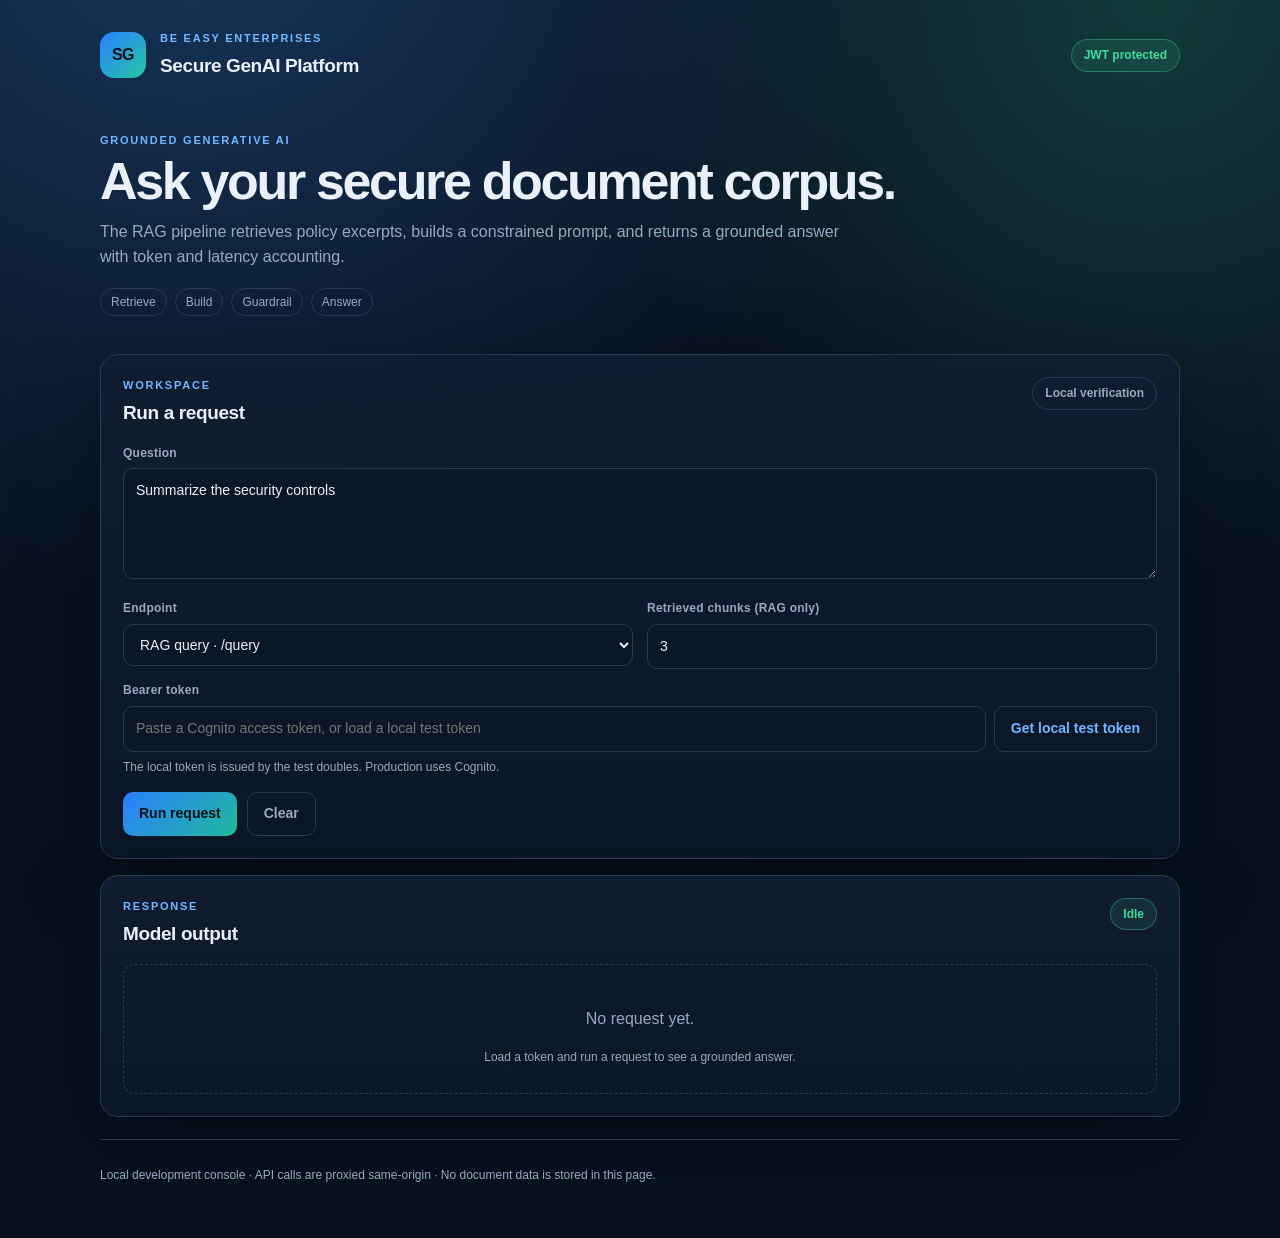
<file: frontend/index.html>
<!doctype html>
<html lang="en">
<head>
  <meta charset="utf-8">
  <meta name="viewport" content="width=device-width, initial-scale=1">
  <meta name="description" content="Secure Generative AI Platform - local RAG console">
  <title>Secure GenAI Platform</title>
  <link rel="stylesheet" href="styles.css">
</head>
<body>
  <div class="shell">
    <header class="topbar">
      <div class="brand">
        <span class="brand-mark" aria-hidden="true">SG</span>
        <div>
          <p class="eyebrow">BE EASY ENTERPRISES</p>
          <h1>Secure GenAI Platform</h1>
        </div>
      </div>
      <span class="pill" title="Requests require a bearer token">JWT protected</span>
    </header>

    <main>
      <section class="hero">
        <p class="eyebrow">Grounded generative AI</p>
        <h2>Ask your secure document corpus.</h2>
        <p class="lede">
          The RAG pipeline retrieves policy excerpts, builds a constrained prompt,
          and returns a grounded answer with token and latency accounting.
        </p>
        <div class="chips" aria-label="Pipeline stages">
          <span>Retrieve</span><span>Build</span><span>Guardrail</span><span>Answer</span>
        </div>
      </section>

      <section class="panel" aria-labelledby="query-heading">
        <div class="panel-head">
          <div>
            <p class="eyebrow">Workspace</p>
            <h3 id="query-heading">Run a request</h3>
          </div>
          <span class="pill subtle">Local verification</span>
        </div>

        <form id="query-form" novalidate>
          <label for="query">Question</label>
          <textarea id="query" name="query" rows="4" required
            placeholder="e.g. Summarize the security controls">Summarize the security controls</textarea>

          <div class="row">
            <div class="field">
              <label for="mode">Endpoint</label>
              <select id="mode" name="mode">
                <option value="/query">RAG query · /query</option>
                <option value="/invoke">Direct invoke · /invoke</option>
              </select>
            </div>
            <div class="field">
              <label for="top-k">Retrieved chunks (RAG only)</label>
              <input id="top-k" name="top-k" type="number" min="1" max="10" value="3">
            </div>
          </div>

          <label for="token">Bearer token</label>
          <div class="token-row">
            <input id="token" name="token" type="password" autocomplete="off"
              placeholder="Paste a Cognito access token, or load a local test token">
            <button type="button" id="load-token" class="button secondary">Get local test token</button>
          </div>
          <p class="hint">The local token is issued by the test doubles. Production uses Cognito.</p>

          <div class="actions">
            <button type="submit" id="run" class="button primary">Run request</button>
            <button type="reset" id="reset" class="button ghost">Clear</button>
          </div>
        </form>
        <p id="form-error" class="form-error" role="alert" hidden></p>
      </section>

      <section class="panel response" aria-labelledby="response-heading">
        <div class="panel-head">
          <div>
            <p class="eyebrow">Response</p>
            <h3 id="response-heading">Model output</h3>
          </div>
          <span id="response-status" class="pill" data-testid="response-status">Idle</span>
        </div>

        <div id="empty-state" class="empty-state">
          <p>No request yet.</p>
          <p class="hint">Load a token and run a request to see a grounded answer.</p>
        </div>

        <div id="loading" class="loading" hidden>
          <span class="spinner" aria-hidden="true"></span>
          <span>Retrieving context and invoking the model…</span>
        </div>

        <div id="result" hidden>
          <p id="output" class="output" data-testid="output"></p>
          <dl class="metrics">
            <div><dt>Model</dt><dd id="metric-model">—</dd></div>
            <div><dt>Input tokens</dt><dd id="metric-input">—</dd></div>
            <div><dt>Output tokens</dt><dd id="metric-output">—</dd></div>
            <div><dt>Chunks used</dt><dd id="metric-chunks">—</dd></div>
            <div><dt>Estimated cost</dt><dd id="metric-cost">—</dd></div>
            <div><dt>Total latency</dt><dd id="metric-latency">—</dd></div>
          </dl>
          <details>
            <summary>Raw JSON response</summary>
            <pre id="raw" tabindex="0"></pre>
          </details>
        </div>

        <div id="error-state" class="error-state" role="alert" hidden>
          <strong>Request failed.</strong>
          <p id="error-message"></p>
        </div>
      </section>
    </main>

    <footer>
      <p>Local development console · API calls are proxied same-origin · No document data is stored in this page.</p>
    </footer>
  </div>
  <script src="app.js" defer></script>
</body>
</html>
</file>
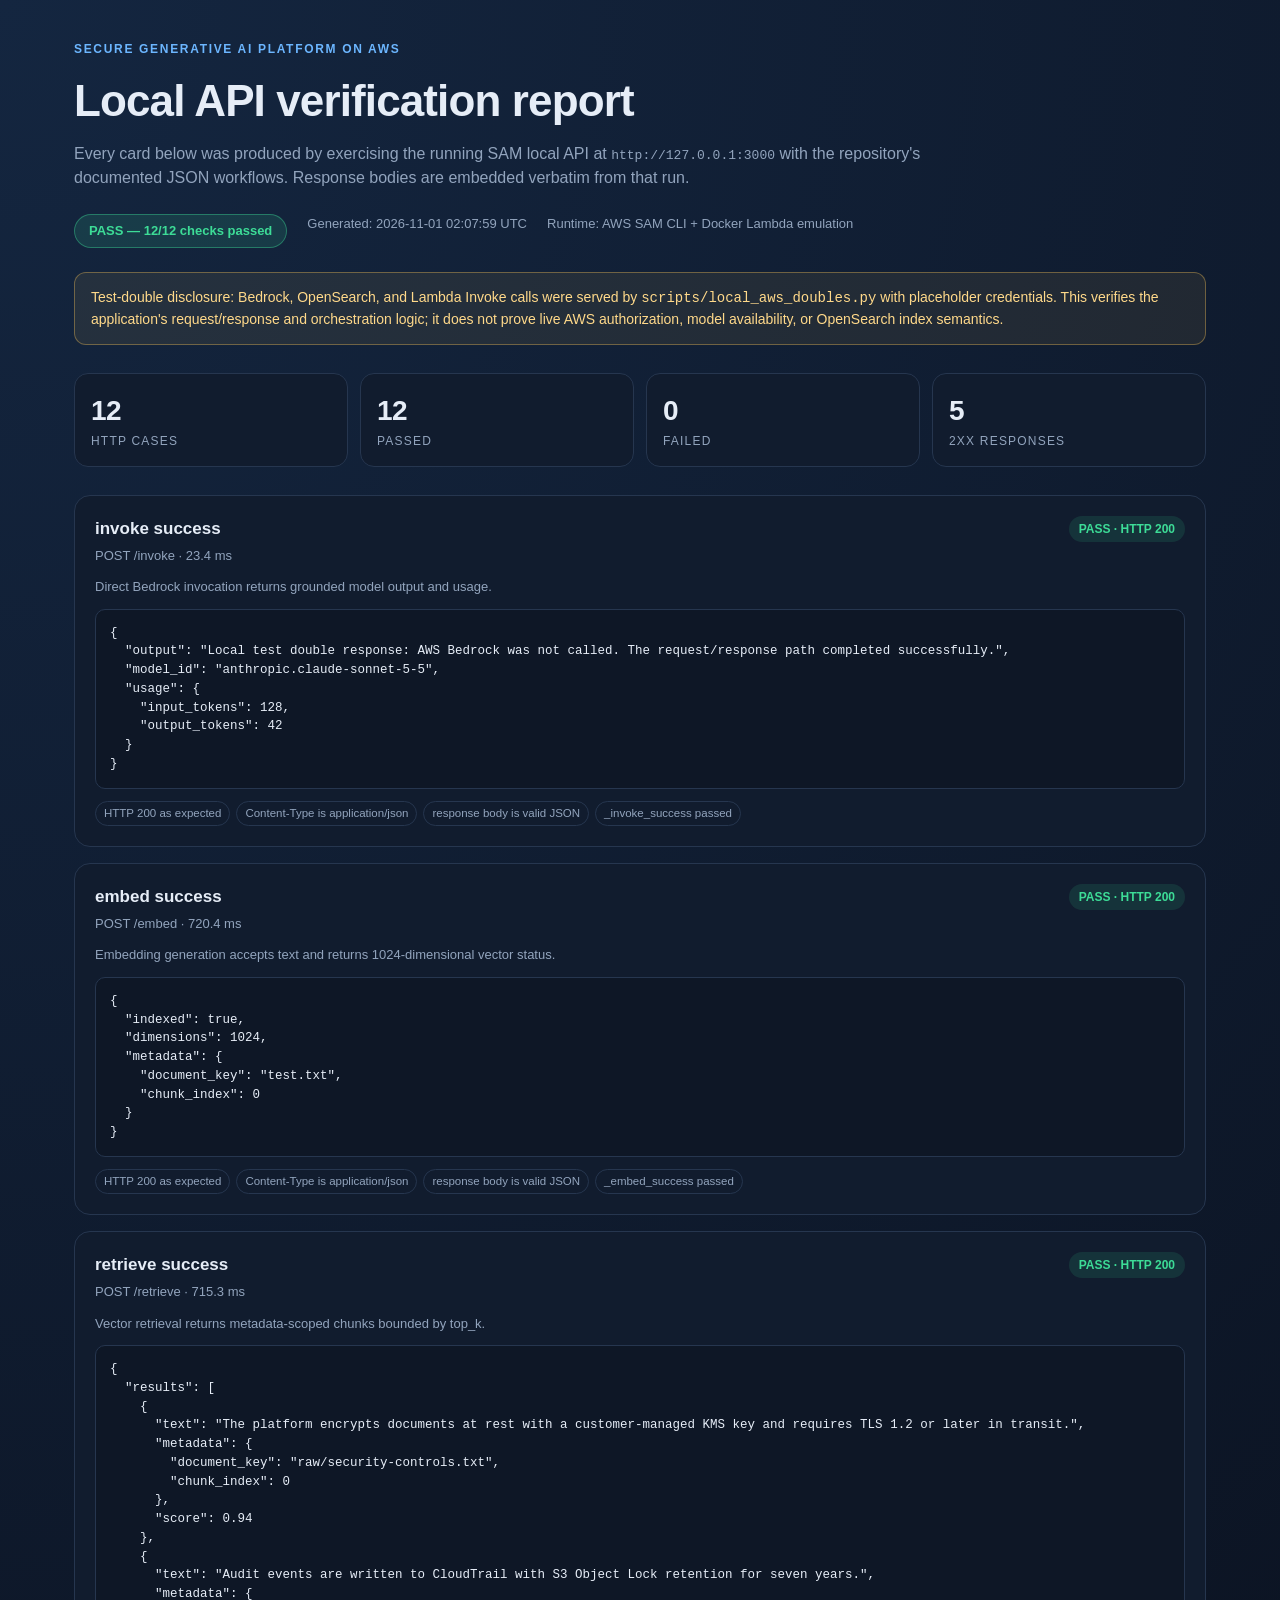
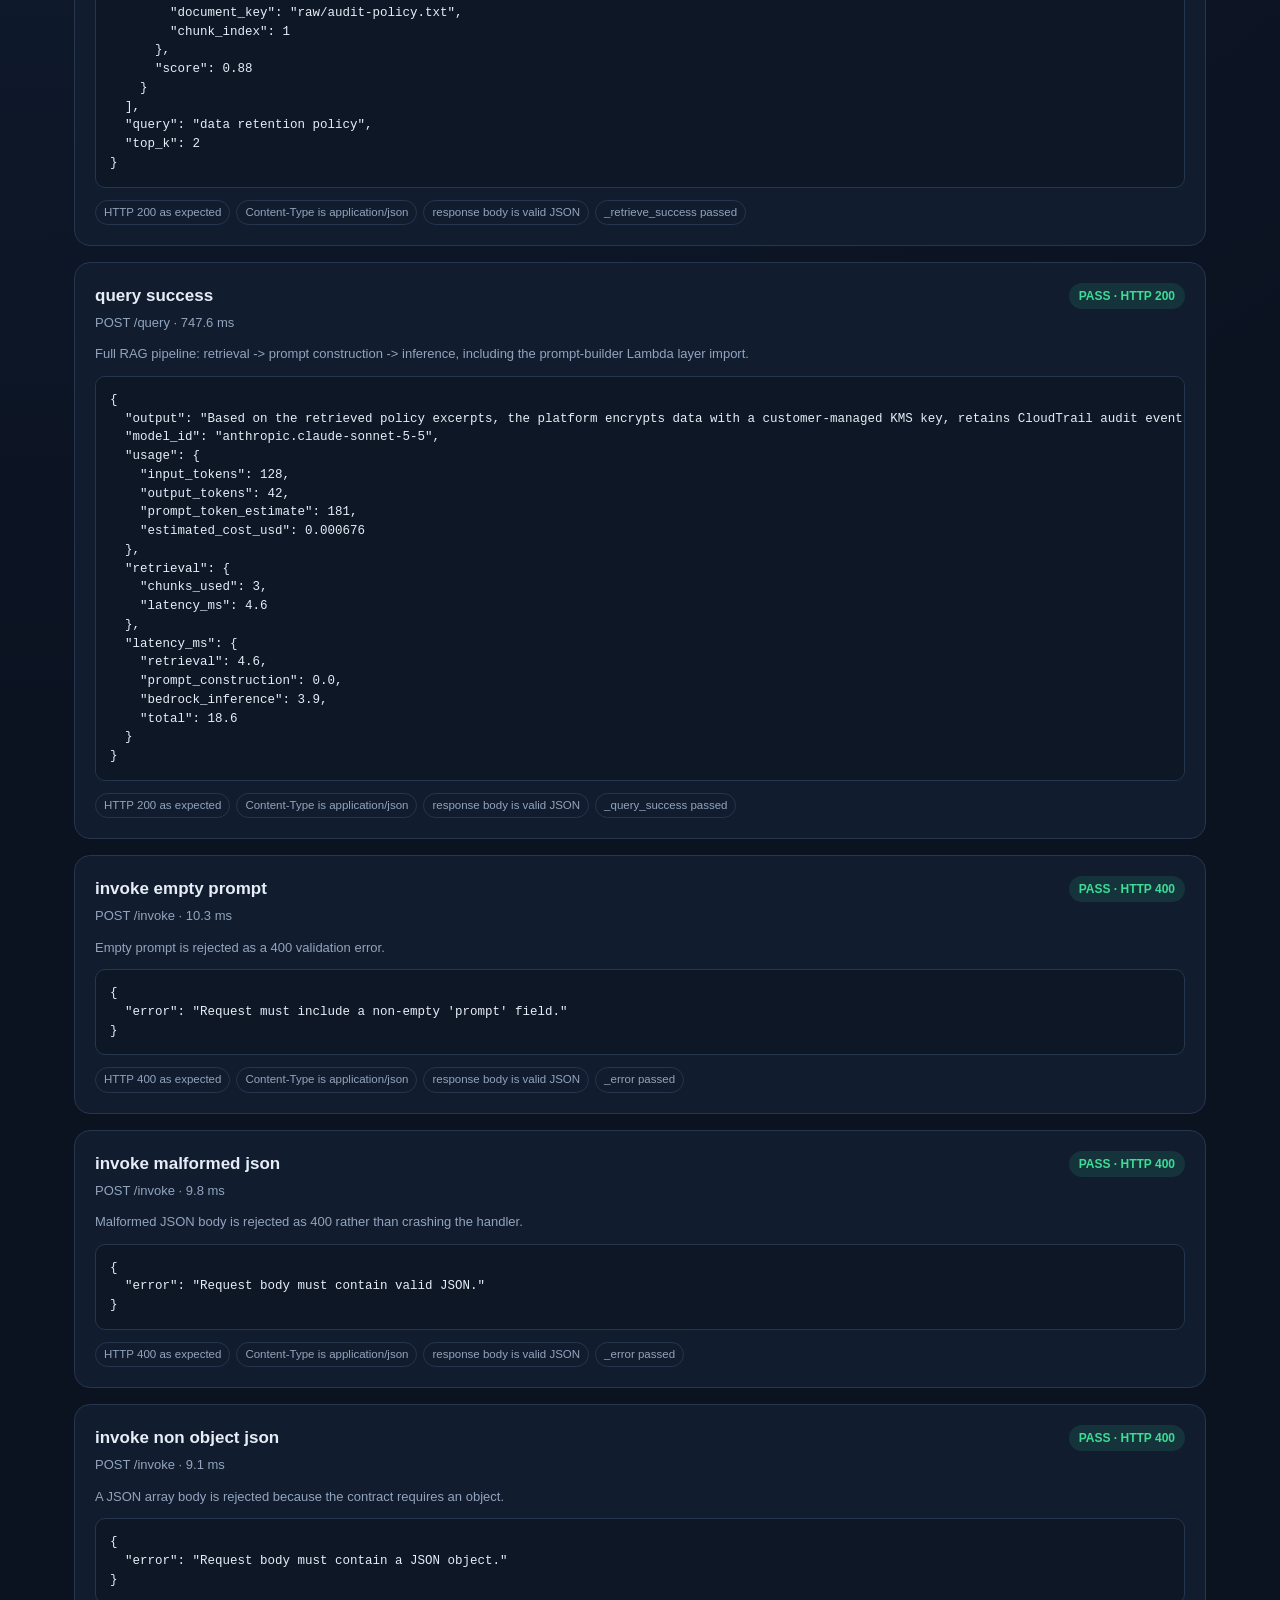
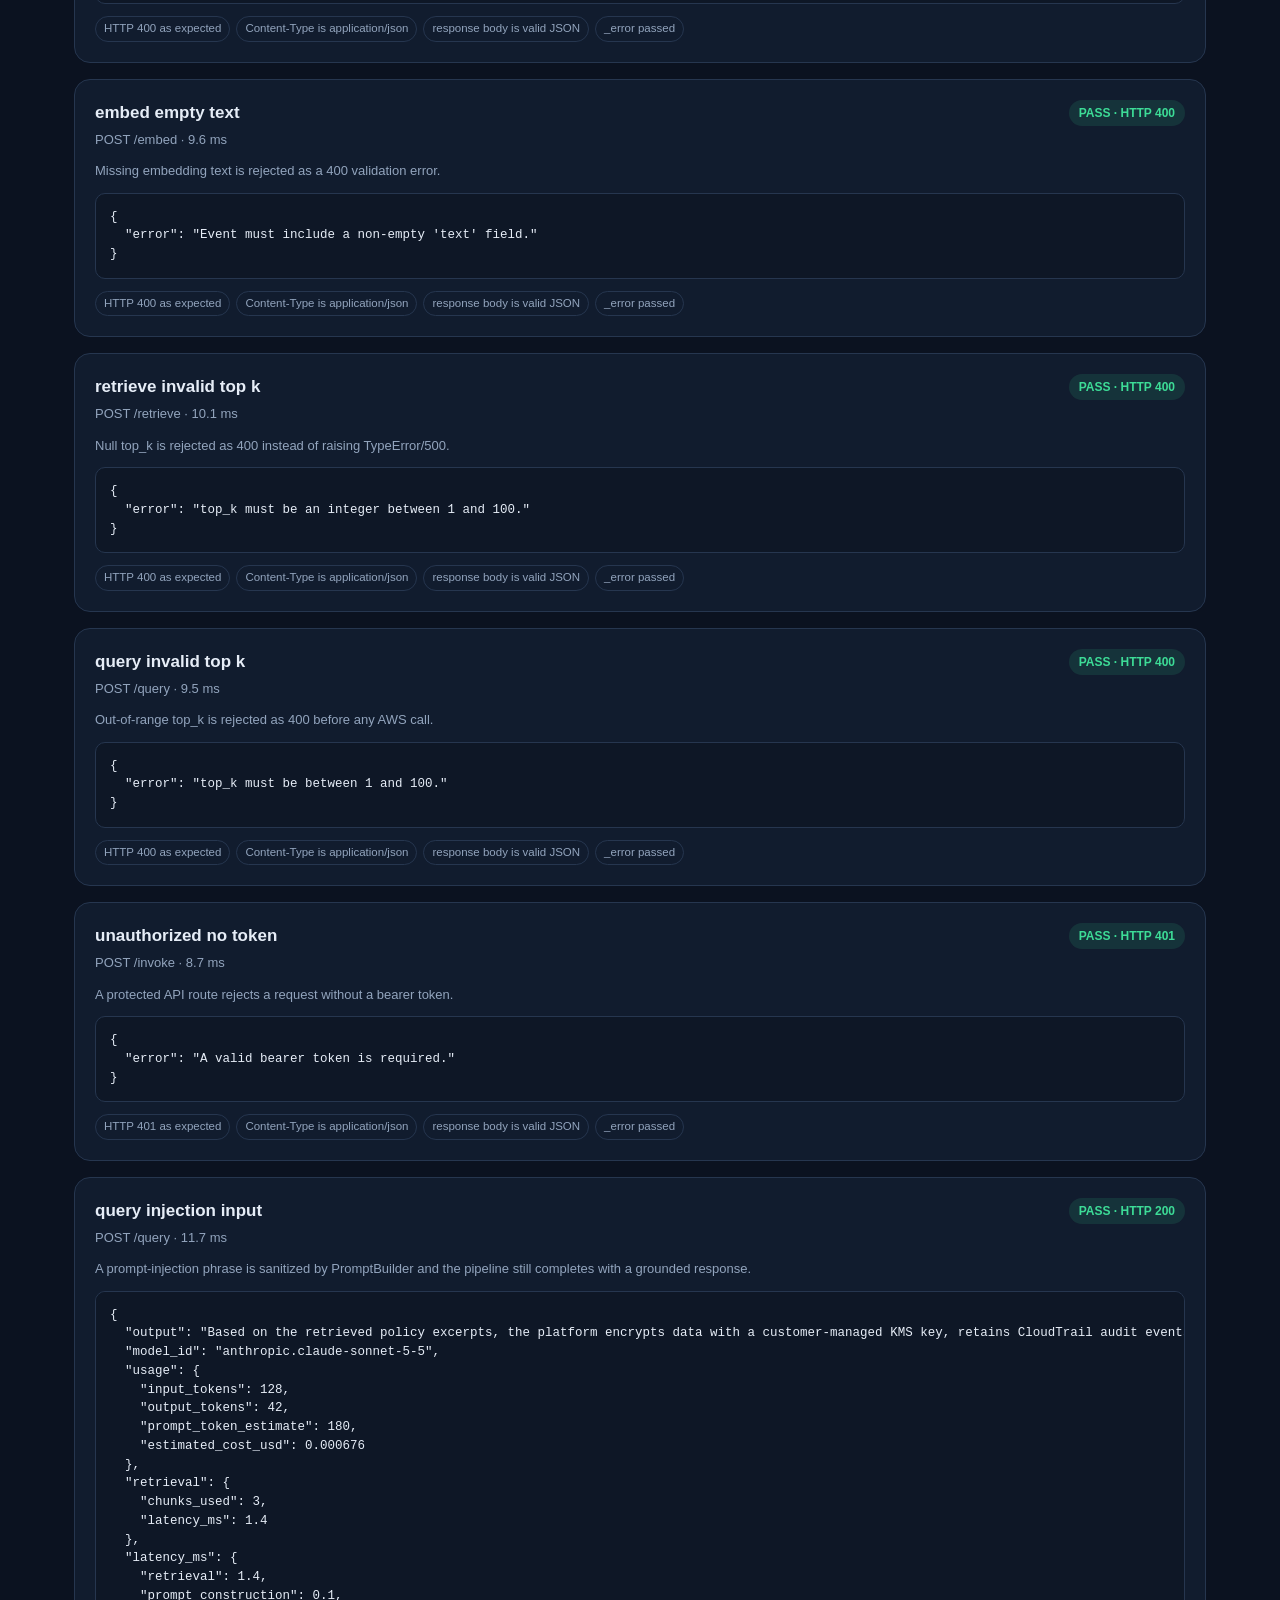
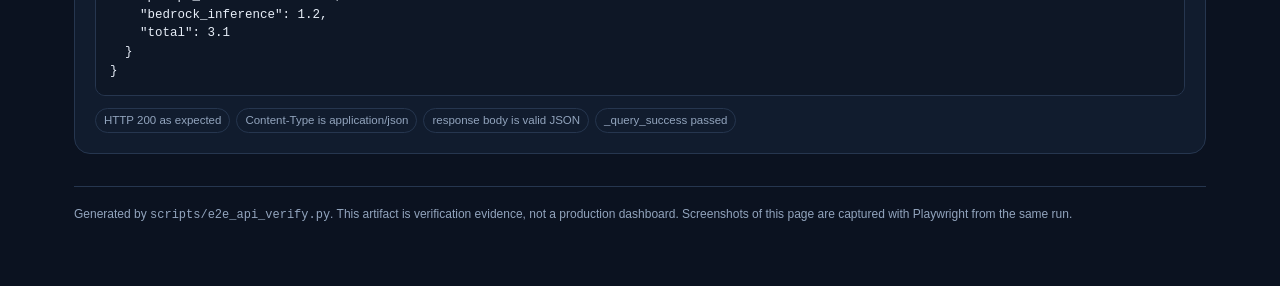
<file: docs/evidence/api-console.html>
<!doctype html>
<html lang="en">
<head>
  <meta charset="utf-8">
  <meta name="viewport" content="width=device-width, initial-scale=1">
  <title>Secure GenAI Platform — API verification</title>
  <style>
:root {
  color-scheme: dark;
  --bg: #0b1220;
  --panel: #111c2e;
  --panel-2: #0e1726;
  --border: #26364f;
  --text: #e6edf7;
  --muted: #92a4bd;
  --green: #3ddc97;
  --red: #ff6b81;
  --amber: #ffc857;
  --blue: #6cb6ff;
}
* { box-sizing: border-box; }
body {
  margin: 0;
  background: radial-gradient(circle at top left, #142640 0, var(--bg) 45%);
  color: var(--text);
  font-family: -apple-system, BlinkMacSystemFont, "Segoe UI", Roboto, Helvetica, Arial, sans-serif;
  line-height: 1.5;
}
main { max-width: 1180px; margin: 0 auto; padding: 40px 24px 64px; }
.eyebrow { color: var(--blue); text-transform: uppercase; letter-spacing: .14em; font-size: 12px; font-weight: 700; }
h1 { font-size: clamp(28px, 4vw, 44px); margin: 10px 0 8px; letter-spacing: -0.02em; }
.lead { color: var(--muted); max-width: 880px; margin: 0 0 24px; }
.meta { display: flex; flex-wrap: wrap; gap: 10px 20px; color: var(--muted); font-size: 13px; margin-bottom: 24px; }
.badge { display: inline-flex; align-items: center; gap: 8px; border-radius: 999px; padding: 6px 14px; font-weight: 700; font-size: 13px; }
.badge.pass { background: rgba(61,220,151,.13); color: var(--green); border: 1px solid rgba(61,220,151,.4); }
.badge.fail { background: rgba(255,107,129,.13); color: var(--red); border: 1px solid rgba(255,107,129,.4); }
.notice { background: rgba(255,200,87,.08); border: 1px solid rgba(255,200,87,.35); color: #ffd98a; border-radius: 12px; padding: 14px 16px; margin: 0 0 28px; font-size: 14px; }
.summary { display: grid; grid-template-columns: repeat(auto-fit, minmax(160px, 1fr)); gap: 12px; margin-bottom: 28px; }
.stat { background: var(--panel); border: 1px solid var(--border); border-radius: 14px; padding: 16px; }
.stat .value { font-size: 28px; font-weight: 800; letter-spacing: -0.02em; }
.stat .label { color: var(--muted); font-size: 12px; text-transform: uppercase; letter-spacing: .1em; }
.case { background: var(--panel); border: 1px solid var(--border); border-radius: 16px; padding: 20px; margin-bottom: 16px; }
.case-head { display: flex; flex-wrap: wrap; align-items: center; gap: 10px; justify-content: space-between; }
.case h2 { font-size: 17px; margin: 0; }
.status { font-weight: 800; font-size: 12px; padding: 4px 10px; border-radius: 999px; white-space: nowrap; }
.status.pass { color: var(--green); background: rgba(61,220,151,.12); }
.status.fail { color: var(--red); background: rgba(255,107,129,.12); }
.path { color: var(--muted); font-size: 13px; margin: 4px 0 12px; }
pre { background: var(--panel-2); border: 1px solid var(--border); border-radius: 10px; padding: 14px; overflow: auto; font-size: 12.5px; margin: 0; }
.checks { display: flex; flex-wrap: wrap; gap: 6px; margin-top: 12px; }
.check { font-size: 11.5px; color: var(--muted); border: 1px solid var(--border); padding: 3px 8px; border-radius: 999px; }
.failure { color: var(--red); font-size: 13px; margin-top: 10px; }
footer { color: var(--muted); font-size: 12px; border-top: 1px solid var(--border); margin-top: 32px; padding-top: 18px; }
@media (max-width: 640px) {
  main { padding: 26px 14px 48px; }
  .case { padding: 16px; }
  pre { font-size: 11.5px; }
}
</style>
</head>
<body>
  <main>
    <div class="eyebrow">Secure Generative AI Platform on AWS</div>
    <h1>Local API verification report</h1>
    <p class="lead">
      Every card below was produced by exercising the running SAM local API at
      <code>http://127.0.0.1:3000</code> with the repository's documented JSON
      workflows. Response bodies are embedded verbatim from that run.
    </p>
    <div class="meta">
      <span class="badge pass">PASS — 12/12 checks passed</span>
      <span>Generated: 2026-11-01 02:07:59 UTC</span>
      <span>Runtime: AWS SAM CLI + Docker Lambda emulation</span>
    </div>
    <div class="notice">
      Test-double disclosure: Bedrock, OpenSearch, and Lambda Invoke calls were
      served by <code>scripts/local_aws_doubles.py</code> with placeholder
      credentials. This verifies the application's request/response and
      orchestration logic; it does not prove live AWS authorization, model
      availability, or OpenSearch index semantics.
    </div>
    <div class="summary">
      <div class="stat"><div class="value">12</div><div class="label">HTTP cases</div></div>
      <div class="stat"><div class="value">12</div><div class="label">Passed</div></div>
      <div class="stat"><div class="value">0</div><div class="label">Failed</div></div>
      <div class="stat"><div class="value">5</div><div class="label">2xx responses</div></div>
    </div>

            <section class="case" id="invoke_success">
              <div class="case-head">
                <h2>invoke success</h2>
                <span class="status pass">PASS · HTTP 200</span>
              </div>
              <div class="path">POST /invoke · 23.4 ms</div>
              <div class="path">Direct Bedrock invocation returns grounded model output and usage.</div>
              <pre>{
  &quot;output&quot;: &quot;Local test double response: AWS Bedrock was not called. The request/response path completed successfully.&quot;,
  &quot;model_id&quot;: &quot;anthropic.claude-sonnet-5-5&quot;,
  &quot;usage&quot;: {
    &quot;input_tokens&quot;: 128,
    &quot;output_tokens&quot;: 42
  }
}</pre>
              <div class="checks"><span class="check">HTTP 200 as expected</span><span class="check">Content-Type is application/json</span><span class="check">response body is valid JSON</span><span class="check">_invoke_success passed</span></div>

            </section>

            <section class="case" id="embed_success">
              <div class="case-head">
                <h2>embed success</h2>
                <span class="status pass">PASS · HTTP 200</span>
              </div>
              <div class="path">POST /embed · 720.4 ms</div>
              <div class="path">Embedding generation accepts text and returns 1024-dimensional vector status.</div>
              <pre>{
  &quot;indexed&quot;: true,
  &quot;dimensions&quot;: 1024,
  &quot;metadata&quot;: {
    &quot;document_key&quot;: &quot;test.txt&quot;,
    &quot;chunk_index&quot;: 0
  }
}</pre>
              <div class="checks"><span class="check">HTTP 200 as expected</span><span class="check">Content-Type is application/json</span><span class="check">response body is valid JSON</span><span class="check">_embed_success passed</span></div>

            </section>

            <section class="case" id="retrieve_success">
              <div class="case-head">
                <h2>retrieve success</h2>
                <span class="status pass">PASS · HTTP 200</span>
              </div>
              <div class="path">POST /retrieve · 715.3 ms</div>
              <div class="path">Vector retrieval returns metadata-scoped chunks bounded by top_k.</div>
              <pre>{
  &quot;results&quot;: [
    {
      &quot;text&quot;: &quot;The platform encrypts documents at rest with a customer-managed KMS key and requires TLS 1.2 or later in transit.&quot;,
      &quot;metadata&quot;: {
        &quot;document_key&quot;: &quot;raw/security-controls.txt&quot;,
        &quot;chunk_index&quot;: 0
      },
      &quot;score&quot;: 0.94
    },
    {
      &quot;text&quot;: &quot;Audit events are written to CloudTrail with S3 Object Lock retention for seven years.&quot;,
      &quot;metadata&quot;: {
        &quot;document_key&quot;: &quot;raw/audit-policy.txt&quot;,
        &quot;chunk_index&quot;: 1
      },
      &quot;score&quot;: 0.88
    }
  ],
  &quot;query&quot;: &quot;data retention policy&quot;,
  &quot;top_k&quot;: 2
}</pre>
              <div class="checks"><span class="check">HTTP 200 as expected</span><span class="check">Content-Type is application/json</span><span class="check">response body is valid JSON</span><span class="check">_retrieve_success passed</span></div>

            </section>

            <section class="case" id="query_success">
              <div class="case-head">
                <h2>query success</h2>
                <span class="status pass">PASS · HTTP 200</span>
              </div>
              <div class="path">POST /query · 747.6 ms</div>
              <div class="path">Full RAG pipeline: retrieval -&gt; prompt construction -&gt; inference, including the prompt-builder Lambda layer import.</div>
              <pre>{
  &quot;output&quot;: &quot;Based on the retrieved policy excerpts, the platform encrypts data with a customer-managed KMS key, retains CloudTrail audit events for seven years, and scopes retrieval results by document metadata.&quot;,
  &quot;model_id&quot;: &quot;anthropic.claude-sonnet-5-5&quot;,
  &quot;usage&quot;: {
    &quot;input_tokens&quot;: 128,
    &quot;output_tokens&quot;: 42,
    &quot;prompt_token_estimate&quot;: 181,
    &quot;estimated_cost_usd&quot;: 0.000676
  },
  &quot;retrieval&quot;: {
    &quot;chunks_used&quot;: 3,
    &quot;latency_ms&quot;: 4.6
  },
  &quot;latency_ms&quot;: {
    &quot;retrieval&quot;: 4.6,
    &quot;prompt_construction&quot;: 0.0,
    &quot;bedrock_inference&quot;: 3.9,
    &quot;total&quot;: 18.6
  }
}</pre>
              <div class="checks"><span class="check">HTTP 200 as expected</span><span class="check">Content-Type is application/json</span><span class="check">response body is valid JSON</span><span class="check">_query_success passed</span></div>

            </section>

            <section class="case" id="invoke_empty_prompt">
              <div class="case-head">
                <h2>invoke empty prompt</h2>
                <span class="status pass">PASS · HTTP 400</span>
              </div>
              <div class="path">POST /invoke · 10.3 ms</div>
              <div class="path">Empty prompt is rejected as a 400 validation error.</div>
              <pre>{
  &quot;error&quot;: &quot;Request must include a non-empty &#x27;prompt&#x27; field.&quot;
}</pre>
              <div class="checks"><span class="check">HTTP 400 as expected</span><span class="check">Content-Type is application/json</span><span class="check">response body is valid JSON</span><span class="check">_error passed</span></div>

            </section>

            <section class="case" id="invoke_malformed_json">
              <div class="case-head">
                <h2>invoke malformed json</h2>
                <span class="status pass">PASS · HTTP 400</span>
              </div>
              <div class="path">POST /invoke · 9.8 ms</div>
              <div class="path">Malformed JSON body is rejected as 400 rather than crashing the handler.</div>
              <pre>{
  &quot;error&quot;: &quot;Request body must contain valid JSON.&quot;
}</pre>
              <div class="checks"><span class="check">HTTP 400 as expected</span><span class="check">Content-Type is application/json</span><span class="check">response body is valid JSON</span><span class="check">_error passed</span></div>

            </section>

            <section class="case" id="invoke_non_object_json">
              <div class="case-head">
                <h2>invoke non object json</h2>
                <span class="status pass">PASS · HTTP 400</span>
              </div>
              <div class="path">POST /invoke · 9.1 ms</div>
              <div class="path">A JSON array body is rejected because the contract requires an object.</div>
              <pre>{
  &quot;error&quot;: &quot;Request body must contain a JSON object.&quot;
}</pre>
              <div class="checks"><span class="check">HTTP 400 as expected</span><span class="check">Content-Type is application/json</span><span class="check">response body is valid JSON</span><span class="check">_error passed</span></div>

            </section>

            <section class="case" id="embed_empty_text">
              <div class="case-head">
                <h2>embed empty text</h2>
                <span class="status pass">PASS · HTTP 400</span>
              </div>
              <div class="path">POST /embed · 9.6 ms</div>
              <div class="path">Missing embedding text is rejected as a 400 validation error.</div>
              <pre>{
  &quot;error&quot;: &quot;Event must include a non-empty &#x27;text&#x27; field.&quot;
}</pre>
              <div class="checks"><span class="check">HTTP 400 as expected</span><span class="check">Content-Type is application/json</span><span class="check">response body is valid JSON</span><span class="check">_error passed</span></div>

            </section>

            <section class="case" id="retrieve_invalid_top_k">
              <div class="case-head">
                <h2>retrieve invalid top k</h2>
                <span class="status pass">PASS · HTTP 400</span>
              </div>
              <div class="path">POST /retrieve · 10.1 ms</div>
              <div class="path">Null top_k is rejected as 400 instead of raising TypeError/500.</div>
              <pre>{
  &quot;error&quot;: &quot;top_k must be an integer between 1 and 100.&quot;
}</pre>
              <div class="checks"><span class="check">HTTP 400 as expected</span><span class="check">Content-Type is application/json</span><span class="check">response body is valid JSON</span><span class="check">_error passed</span></div>

            </section>

            <section class="case" id="query_invalid_top_k">
              <div class="case-head">
                <h2>query invalid top k</h2>
                <span class="status pass">PASS · HTTP 400</span>
              </div>
              <div class="path">POST /query · 9.5 ms</div>
              <div class="path">Out-of-range top_k is rejected as 400 before any AWS call.</div>
              <pre>{
  &quot;error&quot;: &quot;top_k must be between 1 and 100.&quot;
}</pre>
              <div class="checks"><span class="check">HTTP 400 as expected</span><span class="check">Content-Type is application/json</span><span class="check">response body is valid JSON</span><span class="check">_error passed</span></div>

            </section>

            <section class="case" id="unauthorized_no_token">
              <div class="case-head">
                <h2>unauthorized no token</h2>
                <span class="status pass">PASS · HTTP 401</span>
              </div>
              <div class="path">POST /invoke · 8.7 ms</div>
              <div class="path">A protected API route rejects a request without a bearer token.</div>
              <pre>{
  &quot;error&quot;: &quot;A valid bearer token is required.&quot;
}</pre>
              <div class="checks"><span class="check">HTTP 401 as expected</span><span class="check">Content-Type is application/json</span><span class="check">response body is valid JSON</span><span class="check">_error passed</span></div>

            </section>

            <section class="case" id="query_injection_input">
              <div class="case-head">
                <h2>query injection input</h2>
                <span class="status pass">PASS · HTTP 200</span>
              </div>
              <div class="path">POST /query · 11.7 ms</div>
              <div class="path">A prompt-injection phrase is sanitized by PromptBuilder and the pipeline still completes with a grounded response.</div>
              <pre>{
  &quot;output&quot;: &quot;Based on the retrieved policy excerpts, the platform encrypts data with a customer-managed KMS key, retains CloudTrail audit events for seven years, and scopes retrieval results by document metadata.&quot;,
  &quot;model_id&quot;: &quot;anthropic.claude-sonnet-5-5&quot;,
  &quot;usage&quot;: {
    &quot;input_tokens&quot;: 128,
    &quot;output_tokens&quot;: 42,
    &quot;prompt_token_estimate&quot;: 180,
    &quot;estimated_cost_usd&quot;: 0.000676
  },
  &quot;retrieval&quot;: {
    &quot;chunks_used&quot;: 3,
    &quot;latency_ms&quot;: 1.4
  },
  &quot;latency_ms&quot;: {
    &quot;retrieval&quot;: 1.4,
    &quot;prompt_construction&quot;: 0.1,
    &quot;bedrock_inference&quot;: 1.2,
    &quot;total&quot;: 3.1
  }
}</pre>
              <div class="checks"><span class="check">HTTP 200 as expected</span><span class="check">Content-Type is application/json</span><span class="check">response body is valid JSON</span><span class="check">_query_success passed</span></div>

            </section>

    <footer>
      Generated by <code>scripts/e2e_api_verify.py</code>. This artifact is
      verification evidence, not a production dashboard. Screenshots of this
      page are captured with Playwright from the same run.
    </footer>
  </main>
</body>
</html>
</file>
<file: frontend/styles.css>
:root {
  color-scheme: dark;
  --bg: #08111f;
  --panel: #101d30;
  --panel-2: #0b1626;
  --border: #263a55;
  --text: #eaf1fb;
  --muted: #97a9c2;
  --blue: #72b7ff;
  --green: #43d9a0;
  --red: #ff778d;
  --amber: #ffce6a;
  --shadow: 0 24px 80px rgba(0, 0, 0, 0.35);
}
* { box-sizing: border-box; }
[hidden] { display: none !important; }
body {
  margin: 0;
  min-height: 100vh;
  background:
    radial-gradient(circle at 15% -10%, #17375e 0, transparent 42%),
    radial-gradient(circle at 90% 0%, #123b3a 0, transparent 34%),
    var(--bg);
  color: var(--text);
  font-family: -apple-system, BlinkMacSystemFont, "Segoe UI", Roboto, Helvetica, Arial, sans-serif;
  line-height: 1.55;
}
.shell { width: min(1120px, 100%); margin: 0 auto; padding: 22px 20px 42px; }
.topbar { display: flex; align-items: center; justify-content: space-between; gap: 16px; padding: 8px 0 26px; }
.brand { display: flex; align-items: center; gap: 14px; }
.brand-mark {
  width: 46px; height: 46px; display: grid; place-items: center;
  border-radius: 14px; background: linear-gradient(135deg, #2b7fff, #22c8a2);
  font-weight: 900; letter-spacing: -0.04em; color: #04101d;
}
.brand h1 { margin: 0; font-size: 19px; letter-spacing: -0.02em; }
.eyebrow { margin: 0 0 4px; color: var(--blue); font-size: 11px; font-weight: 800; letter-spacing: 0.16em; text-transform: uppercase; }
.pill { border: 1px solid rgba(67,217,160,.35); background: rgba(67,217,160,.1); color: var(--green); border-radius: 999px; padding: 6px 12px; font-size: 12px; font-weight: 700; white-space: nowrap; }
.pill.subtle { color: var(--muted); border-color: var(--border); background: transparent; }
.hero { padding: 26px 0 22px; max-width: 850px; }
.hero h2 { font-size: clamp(30px, 5vw, 52px); line-height: 1.05; letter-spacing: -0.045em; margin: 4px 0 12px; }
.lede { color: var(--muted); font-size: 16px; max-width: 760px; margin: 0; }
.chips { display: flex; flex-wrap: wrap; gap: 8px; margin-top: 18px; }
.chips span { color: var(--muted); border: 1px solid var(--border); border-radius: 999px; padding: 4px 10px; font-size: 12px; }
.panel { background: linear-gradient(180deg, rgba(16,29,48,.96), rgba(11,22,38,.96)); border: 1px solid var(--border); border-radius: 18px; padding: 22px; margin-top: 16px; box-shadow: var(--shadow); }
.panel-head { display: flex; align-items: flex-start; justify-content: space-between; gap: 12px; margin-bottom: 16px; }
.panel h3 { margin: 0; font-size: 19px; letter-spacing: -0.02em; }
label { display: block; font-size: 12px; font-weight: 700; color: var(--muted); margin: 12px 0 6px; letter-spacing: .02em; }
textarea, input, select {
  width: 100%; background: var(--panel-2); color: var(--text); border: 1px solid var(--border);
  border-radius: 10px; padding: 11px 12px; font: inherit; font-size: 14px;
}
textarea { resize: vertical; min-height: 96px; }
input:focus, textarea:focus, select:focus { outline: 2px solid rgba(114,183,255,.55); outline-offset: 1px; border-color: var(--blue); }
.row { display: grid; grid-template-columns: 1fr 1fr; gap: 14px; }
.token-row { display: flex; gap: 8px; }
.token-row input { flex: 1; }
.hint { color: var(--muted); font-size: 12px; margin: 6px 0 0; }
.actions { display: flex; gap: 10px; margin-top: 16px; flex-wrap: wrap; }
.button { border: 1px solid var(--border); border-radius: 10px; padding: 10px 16px; font: inherit; font-size: 14px; font-weight: 700; cursor: pointer; }
.button.primary { background: linear-gradient(135deg, #2b7fff, #1fb99a); border: 0; color: #04101d; }
.button.secondary { background: transparent; color: var(--blue); }
.button.ghost { background: transparent; color: var(--muted); }
.button:disabled { opacity: .55; cursor: not-allowed; }
.form-error { color: var(--red); font-size: 13px; margin: 12px 0 0; }
.response { min-height: 220px; }
.empty-state { color: var(--muted); border: 1px dashed var(--border); border-radius: 12px; padding: 26px; text-align: center; }
.loading { display: flex; gap: 10px; align-items: center; color: var(--blue); padding: 18px 0; }
.spinner { width: 18px; height: 18px; border: 3px solid rgba(114,183,255,.25); border-top-color: var(--blue); border-radius: 50%; animation: spin .9s linear infinite; }
@keyframes spin { to { transform: rotate(360deg); } }
.output { font-size: 17px; line-height: 1.65; background: var(--panel-2); border: 1px solid var(--border); border-radius: 12px; padding: 16px; margin: 0 0 14px; white-space: pre-wrap; }
.metrics { display: grid; grid-template-columns: repeat(3, 1fr); gap: 10px; margin: 0 0 14px; }
.metrics div { background: var(--panel-2); border: 1px solid var(--border); border-radius: 10px; padding: 10px 12px; }
.metrics dt { color: var(--muted); font-size: 11px; text-transform: uppercase; letter-spacing: .08em; }
.metrics dd { margin: 3px 0 0; font-weight: 800; font-size: 15px; }
details { border-top: 1px solid var(--border); padding-top: 12px; color: var(--muted); }
summary { cursor: pointer; font-weight: 700; }
pre { background: #07101c; border: 1px solid var(--border); border-radius: 10px; padding: 12px; overflow: auto; font-size: 12px; color: #cfe0f5; }
.error-state { border: 1px solid rgba(255,119,141,.4); background: rgba(255,119,141,.08); border-radius: 12px; padding: 16px; }
.error-state strong { color: var(--red); }
.error-state p { margin: 6px 0 0; color: #ffc0ca; }
.pill.busy { color: var(--amber); border-color: rgba(255,206,106,.4); background: rgba(255,206,106,.08); }
.pill.ok { color: var(--green); border-color: rgba(67,217,160,.4); background: rgba(67,217,160,.1); }
.pill.bad { color: var(--red); border-color: rgba(255,119,141,.4); background: rgba(255,119,141,.1); }
footer { color: var(--muted); font-size: 12px; margin-top: 22px; border-top: 1px solid var(--border); padding-top: 14px; }
@media (max-width: 680px) {
  .shell { padding: 16px 14px 32px; }
  .topbar { padding-bottom: 16px; }
  .panel { padding: 17px; }
  .row { grid-template-columns: 1fr; }
  .token-row { flex-direction: column; }
  .metrics { grid-template-columns: 1fr 1fr; }
  .hero h2 { font-size: 34px; }
}
</file>
